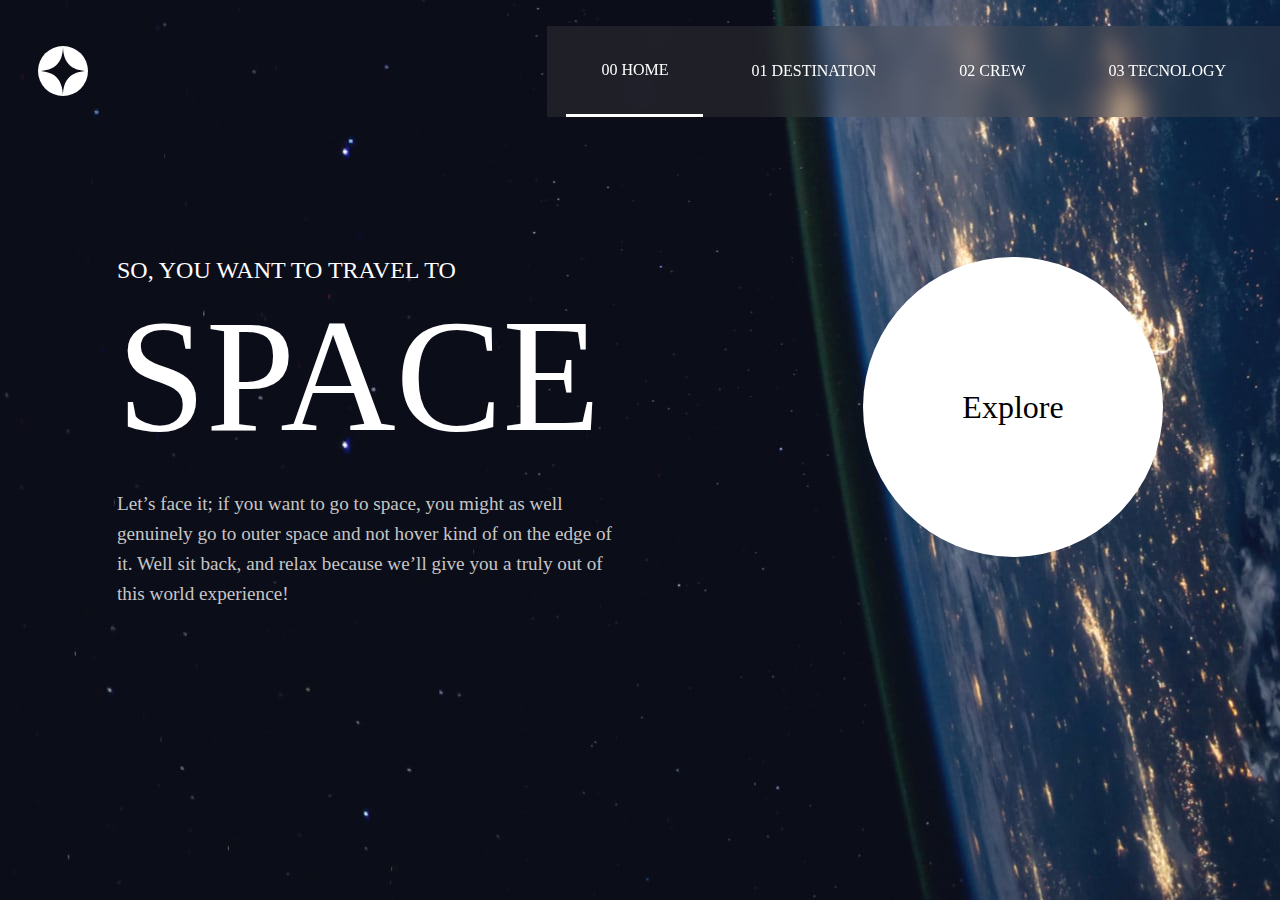
<file: index.html>
<!DOCTYPE html>
<html lang="en">
<head>
    <meta charset="UTF-8">
    <meta http-equiv="X-UA-Compatible" content="IE=edge">
    <meta name="viewport" content="width=device-width, initial-scale=1.0">
    <title>Space tourism</title>
    <link rel="stylesheet" href="index.css">
</head>
<body>
    <div class="container">
        <div class="navbar">
            <img src="./images/facion.svg" alt="">
            <div class="links" id = 'links'>
                <a href="./index.html" class="active">00 HOME</a>
                <a href="./destination.html" class="pesudoactive">01 DESTINATION</a>
                <a href="./crew.html" class="pesudoactive">02 CREW</a>
                <a href="./tecnology.html" class="pesudoactive">03 TECNOLOGY</a>
            </div>
        </div>
        <div class="content">
            <div class="textcontent"><div class="startline">SO, YOU WANT TO TRAVEL TO</div>
            <div class="heading" >SPACE</div>
            <p class="para">Let’s face it; if you want to go to space, you might as well genuinely go to outer space and not hover kind of on the edge of it. Well sit back, and relax because we’ll give you a truly out of this world experience!</p>
            </div>
            <div class="circle">
                Explore
            </div>
        </div>
    </div>
    <div class="hamburger" id="hamburger">
        <div class="lines"></div>
        <div class="lines"></div>
        <div class="lines"></div>
    </div>
    
    <script src="./index.js"></script>
</body>
</html>
</file>
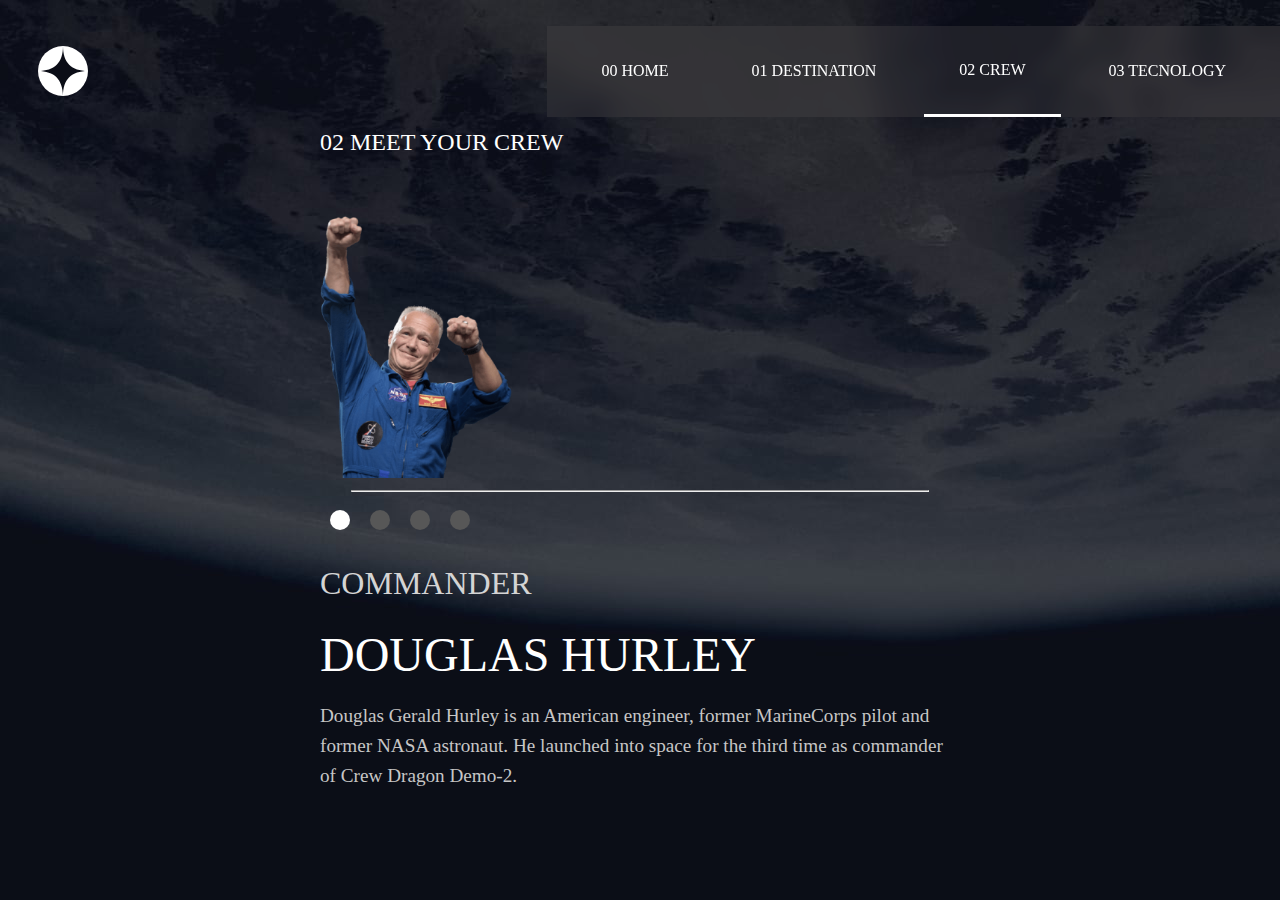
<file: crew.html>
<!DOCTYPE html>
<html lang="en">
<head>
    <meta charset="UTF-8">
    <meta http-equiv="X-UA-Compatible" content="IE=edge">
    <meta name="viewport" content="width=device-width, initial-scale=1.0">
    <title>Document</title>
    <link rel="stylesheet" href="index.css">
    <link rel="stylesheet" href="crew.css">
    <link rel="stylesheet" href="destination.css">
</head>
<body>
    <div class="container2">
        <div class="navbar">
            <img src="./images/facion.svg" alt="">
            <div class="links" id = 'links'>
                <a href="./index.html" class="pesudoactive">00 HOME</a>
                <a href="./destination.html" class="pesudoactive">01 DESTINATION</a>
                <a href="./crew.html" class="active">02 CREW</a>
                <a href="./tecnology.html" class="pesudoactive">03 TECNOLOGY</a>
            </div>
        </div>
        <div  class="c-3">
            <div class="k-1">
                <div class="startline">02 MEET YOUR CREW</div>
                <div class="mc-3">
                    <div class="h1">
                    <img class='crewimg'src="./images/image-douglas-hurley.png" alt="">
                </div>
                    <hr/>
                    <div class="button-rd">
                    
                        <div class="radio act"></div>
                        <div class="radio"></div>
                        <div class="radio"></div>
                        <div class="radio"></div>
                    </div>
                    <div class="km-2">COMMANDER</div>
                    <div class = "heading-3">DOUGLAS HURLEY</div>
                    <p class = "para para2">Douglas Gerald Hurley is an American engineer, former MarineCorps pilot and former NASA astronaut. He launched into space for the third time as commander of Crew Dragon Demo-2.</p>
                </div>
                
            </div>
                
        </div>
        <div class="hamburger" id="hamburger">
            <div class="lines"></div>
            <div class="lines"></div>
            <div class="lines"></div>
        </div>
    </div>
    <script src="./crew.js"></script>
    <script src="./index.js"></script>
</body>
</html>
</file>
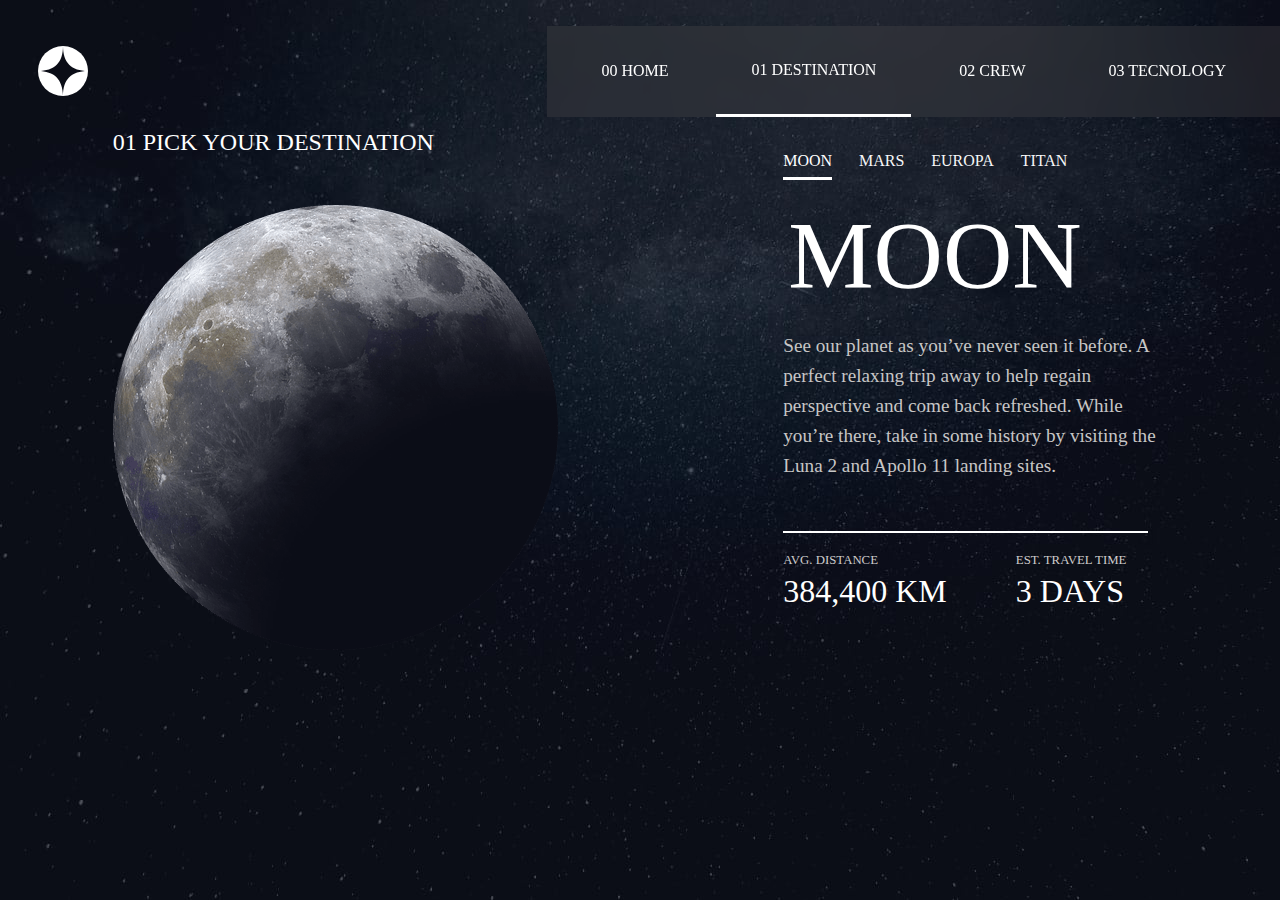
<file: destination.html>
<!DOCTYPE html>
<html lang="en">
<head>
    <meta charset="UTF-8">
    <meta http-equiv="X-UA-Compatible" content="IE=edge">
    <meta name="viewport" content="width=device-width, initial-scale=1.0">
    <title>Document</title>
    <link rel="stylesheet" href="index.css">
    <link rel="stylesheet" href="destination.css">
</head>
<body>
    <div class="container1">
        <div class="navbar">
            <img src="./images/facion.svg" alt="">
            <div class="links" id = 'links'>
                <a href="./index.html" class="pesudoactive">00 HOME</a>
                <a href="./destination.html" class="active">01 DESTINATION</a>
                <a href="./crew.html" class="pesudoactive">02 CREW</a>
                <a href="./tecnology.html" class="pesudoactive">03 TECNOLOGY</a>
            </div>
        </div>
        <div class="maincontainer">
            <div class="c">
                <div class="startline">01 PICK YOUR DESTINATION</div>
                <img class='planetimage' src="./images/image-moon.png" alt="">
            </div>
            <div class="cn1">
                    <ul class="chooseplanet">
                        <li class="active l1">MOON</li>
                        <li class="pesudoactive l1">MARS</li>
                        <li class="pesudoactive l1">EUROPA</li>
                        <li class="pesudoactive l1">TITAN</li>
                    </ul>
                
                <div class="heading-2">MOON</div>
                <div class="para para2">See our planet as you’ve never seen it before. A perfect relaxing trip away to help regain perspective and come back refreshed. While you’re there, take in some history by visiting the Luna 2 and Apollo 11 landing sites.</div>
                <div class="section"></div>
                <div class="cont1">
                    <div>
                        <div class="para3">AVG. DISTANCE</div>
                        <div class="km distance">384,400 KM</div>
                    </div>
                    <div>
                        <div class="para3">EST. TRAVEL TIME</div>
                        <div class="km time">3 DAYS</div>
                    </div>
                </div>

            </div>
        </div>
    </div>
    <div class="hamburger" id="hamburger">
        <div class="lines"></div>
        <div class="lines"></div>
        <div class="lines"></div>
    </div>
    <script src="./destination.js"></script>
    <script src="./index.js"></script>
</body>
</html>
</file>
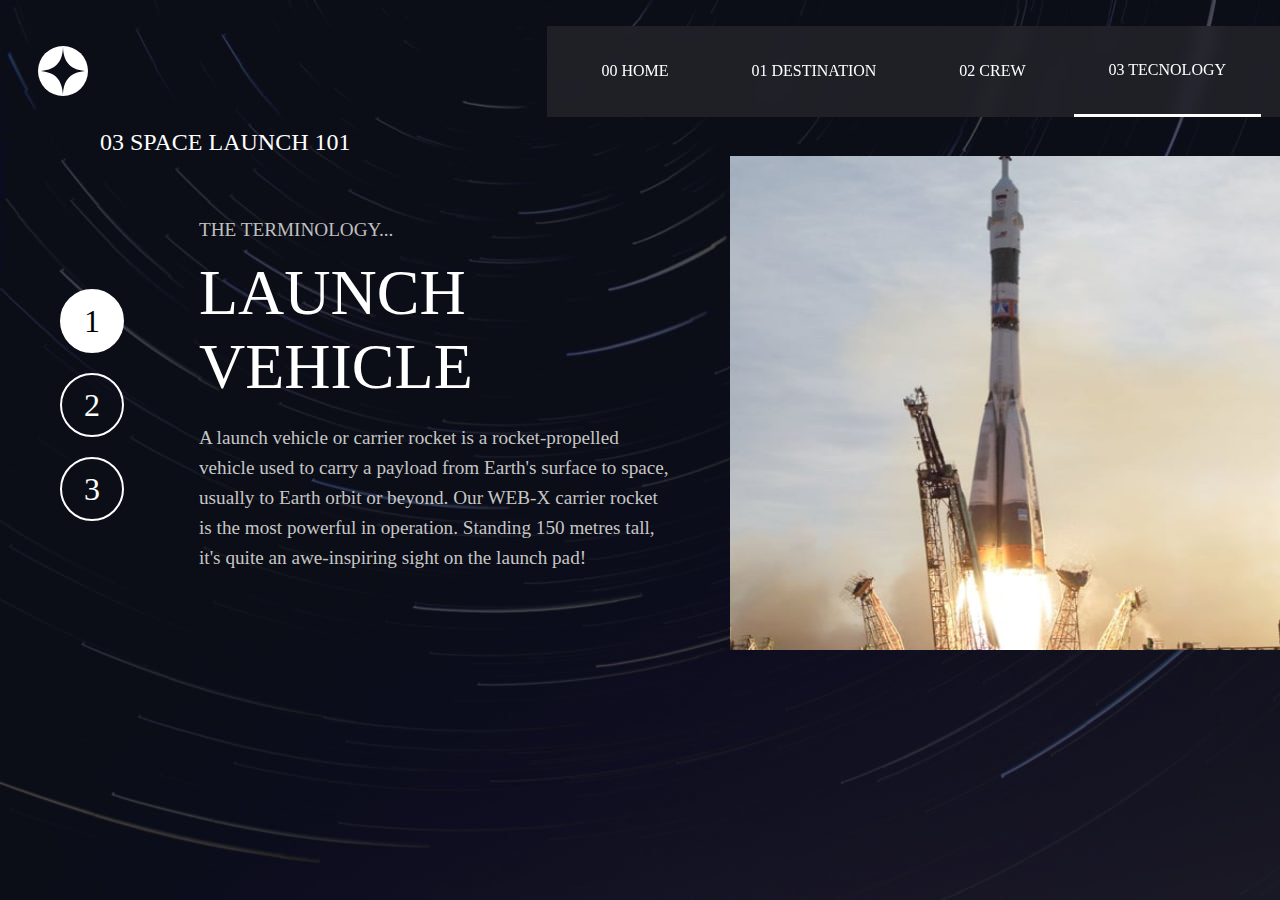
<file: tecnology.html>
<!DOCTYPE html>
<html lang="en">
<head>
    <meta charset="UTF-8">
    <meta http-equiv="X-UA-Compatible" content="IE=edge">
    <meta name="viewport" content="width=device-width, initial-scale=1.0">
    <title>Document</title>
    <link rel="stylesheet" href="index.css">
    <link rel="stylesheet" href="tecnology.css">
    <link rel="stylesheet" href="destination.css">

</head>
<body>
    <div class="container-3">
        <div class="navbar">
            <img src="./images/facion.svg" alt="">
            <div class="links" id = 'links'>
                <a href="./index.html" class="pesudoactive">00 HOME</a>
                <a href="./destination.html" class="pesudoactive">01 DESTINATION</a>
                <a href="./crew.html" class="pesudoactive">02 CREW</a>
                <a href="./tecnology.html" class="active">03 TECNOLOGY</a>
            </div>
        </div>
        <div class="st">03 SPACE LAUNCH 101</div>
        <div class="con">
            <div >
                <img class="img1 ig0" src="./images/image-launch-vehicle-portrait.jpg" alt="">
            </div>
            <div class="btncont">
                <ul>
                    <li class="act btn">1</li>
                    <li class="btn">2</li>
                    <li class="btn">3</li>
                </ul>
            </div>
            <div class="content-4">
                <div class="para4">THE TERMINOLOGY...</div>
                <div class="heading-5">LAUNCH VEHICLE</div>
                <p class="para">A launch vehicle or carrier rocket is a rocket-propelled vehicle used to carry a payload from Earth's surface to space, usually to Earth orbit or beyond. Our WEB-X carrier rocket is the most powerful in operation. Standing 150 metres tall, it's quite an awe-inspiring sight on the launch pad!</p>
            </div>
            <div >
                <img class="img1 ig1" src="./images/image-launch-vehicle-portrait.jpg" alt="">
            </div>
        </div>
    </div>
    <div class="hamburger" id="hamburger">
        <div class="lines"></div>
        <div class="lines"></div>
        <div class="lines"></div>
    </div>
    <script src="./tecnology.js"></script>
    <script src="./index.js"></script>
</body>
</html>
</file>
<file: index.css>
body {
    color: white;
    margin: 0;
    padding: 0;
}

.container {
    background-image: url('./images/background-home-desktop.jpg');
    width: 100vw;
    min-height: 100vh;
    background-size: cover;
    background-repeat: no-repeat;

}

.pesudoactive {
    cursor: pointer;
    display: inline-block;
    position: relative;
    color: #f6f7f8;
}

.pesudoactive::after {
    content: '';
    position: absolute;
    width: 100%;
    transform: scaleX(0);
    height: 3px;
    bottom: 0;
    left: 0;
    background-color: #acacac;
    transform-origin: bottom left;
    transition: transform 0.5s ease-out;
}

.pesudoactive:hover::after {
    transform: scaleX(1);
    transform-origin: bottom left;
}

.navbar {
    padding: 2% 0% 1% 3%;
    display: flex;
    align-items: center;
    justify-content: space-between;
}

.navbar>img {
    height: 50px;
}

.links {
    display: flex;
    gap: 13px;
    width: 59%;
    background-color: rgb(84 80 80 / 27%);
    backdrop-filter: blur(10px);
    justify-content: center;
    align-items: center;
    /* z-index: 2; */
}

.links>a {
    padding: 35px;
    text-decoration: none;
    color: white;

}

.active {
    border-bottom: 3px solid white;
}

.startline {
    font-size: 1.5rem;
}

.heading {
    font-size: 10rem;
}

.circle {
    width: 300px;
    height: 300px;
    font-size: 2rem;
    text-align: center;
    background-color: white;
    color: black;
    border-radius: 50%;
    display: flex;
    justify-content: center;
    align-items: center;
}

.content {
    margin-top: 10%;
    display: flex;
    /* padding-bottom: 4%; */
    justify-content: space-around;

}

.para {
    line-height: 30px;
    color: #c7c6c6;
    font-size: 1.2rem;
}

@media screen and (min-width: 500px) {
    .textcontent {
        width: 40%;
    }
}

@media screen and (max-width: 912px) {
    .container {
        background-image: url('./images/moblie/background-home-mobile.jpg');
        min-height: 100vh;
    }
    
    .links {
        height: 100vh;
        width: 60%;
        flex-direction: column;
        /* display: none; */
        /* opacity: 0; */
        transition: all 1.5s;
        position: fixed;
        top: 0px;
        background-color: rgb(76 75 75 / 51%);
        right: 0px;
        transform: translateX(200%);
        
    }

    .content {
        flex-direction: column;
        justify-content: center;
        align-items: center;
        /* padding: 4%; */
        width: 100vw;

    }

    .textcontent {
        width: 100%;
    }

    .heading {
        text-align: center;
        font-size: 6rem;
        width: 100%;
    }

    .startline {
        font-size: 1.1rem;
        text-align: center;
        width: 100%;
    }

    .para {
        box-sizing: border-box;
        padding: 5%;
        width: 100%;
        text-align: center;

    }.content{
        align-items: center;
        justify-content: center;
    }
    .hamburger{
        position: absolute;
        top: 20px;
        right: 20px;
        transition: all 1.2s;
    
    }
    .lines{
        height: 5px;
        width: 40px;
        margin: 5px;
        background-color: white;
        transition: all 1.2s;
    }

}
</file>
<file: crew.css>
.container2{
    background-image: url('./images/background-crew-desktop.jpg');
    min-height: 100vh;
    /* width: 100vw; */
    background-size: cover;
    background-repeat: no-repeat;
}
hr{
    width: 90%;
}
.heading-3{
    font-size: 3rem;
}
.mc-3{
    margin-top: 60px;
}
.km-2{
    color: rgb(212, 212, 212);
    margin: 25px 0px;
    font-size: 2rem;
}
.c-3{
    display: flex;
    justify-content: space-around;
}
.crewimg{
    /* height: 100%; */
    width: 30%;
}
.k-1{
    width: 50%;
}
.radio{
    background-color: rgb(87, 87, 87);
    border-radius: 50%;
    width: 20px;
    height: 20px;
    margin: 10px;
    cursor: pointer;
}
.act{
    background-color: white;
}
.button-rd{
    display: flex;
}
@media screen and (max-width: 480px) {
    .container2{
        background-image: url('./images/moblie/background-crew-mobile.jpg');
    }
    .c-3{
        flex-direction: column;
        justify-content: center;
        align-items: center;
    }
    .k-1 {
        width: 100%;
    }
    .km-2{
        font-size: 1.2rem;
        text-align: center;
    }
    .heading-3 {
        font-size: 2rem;
        text-align: center;
    }
    .button-rd {
        justify-content: center;
    }
    .crewimg{
        /* height: 100%; */
        width: 45%;
    }
    .h1{
        width: 100vw;
        justify-content: center;
        display: flex;
    }
}
</file>
<file: destination.css>
.container1{
    background-image: url('./images/background-destination-desktop.jpg');
    min-height: 100vh;
    width: 100vw;
}

.planetimage{
    margin-top: 49px;
}
.maincontainer{
    display: flex;
    flex-wrap: wrap;
    justify-content: space-around;
}
.heading-2{
    margin: 20px 5px;
    font-size: 6rem;
}
.cn1{
    width: 30%;
}
.chooseplanet{
    list-style: none;
    display: flex;
    gap: 7%;
    padding: 0;
}
.para2{
    margin-bottom: 50px;
}
.km{
    margin: 5px 0px;
    font-size: 2rem;
}
.para3{
    color: rgb(206, 204, 204);
    margin-top: 20px;
    font-size: 0.8rem;
}
.cont1{
    display: flex;
    gap: 69px;
}
.l1{
    padding: 7px 0px;
}
.section{
    width: 95%;
    height: 2px;
    background-color: white;
}
@media screen and (max-width: 480px) {
    .planetimage{
        width: 75%;
    }
    .cont1 {
        gap: 26%;
        flex-direction: column;
        justify-content: center;
        align-items: center;
    }
    .para3{
        text-align: center;
    }
    .cn1{
        width: 100%;
        display: flex;
        flex-direction: column;
        justify-content: center;
        align-items: center;
    }
    .km{
        margin: 10px;
    }
    .chooseplanet{
        justify-content: center;
        width: 100%;
    }
    .startline{
        margin: 20px 0px;
    }
    .c{
        display: flex;
        flex-direction: column;
        justify-content: center;
        align-items: center;
        margin-bottom: 20px;
    }
}
</file>
<file: tecnology.css>
.container-3{
    background-image: url('./images/background-technology-desktop.jpg');
    /* width: 100vw; */
    min-height: 100vh;
}
.st{
    padding: 0 100px;
    font-size: 1.5rem;
}
.con{
    display: flex;
    align-items: center;
    justify-content: space-around;
    /* gap: 20px; */
}
.btn{
    cursor: pointer;
}
.btncont>ul{
    list-style: none;
}
.btncont>ul>li{
    height: 60px;
    width: 60px;
    margin: 20px;
    text-align: center;
    font-size: 2rem;
    display: flex;
    justify-content: center;
    align-items: center ;
    border: 2px solid white;
    border-radius: 50%;
}
.act{
    background-color: white;
    color: black;
}
.heading-5{
    margin-top: 15px;
    font-size: 4rem;
}
.para4{
    color: rgb(192, 192, 192);
    font-size: 1.2rem;
}
.img1{
    width: 550px;
    height: 494px;
}
.content-4{
    padding: 55px;
}
.ig0{
    display: none;
}
@media screen and (max-width: 912px) {
    .st {
        width: 100%;
        text-align: center;
        padding: 0;
        margin: 5px 0;
    }
    .img1 {
        width: 100%;
        height: 50%;
    }
    .btncont>ul {
        padding: 0;
        display: flex;
    }
    .content-4 {
        padding: 0;
        /* padding: 55px; */
    }
    .para4{
        width: 100vw;
        text-align: center;
    }
    .heading-5{
        font-size: 3rem;
        width: 100vw;
        text-align: center;
    }
    .ig0{
        display: inline;
        margin: 6% 0;
    }
    .ig1{
        display: none;
    }
    .con{
        flex-direction: column;
        flex-wrap: wrap;
    }
}
</file>
